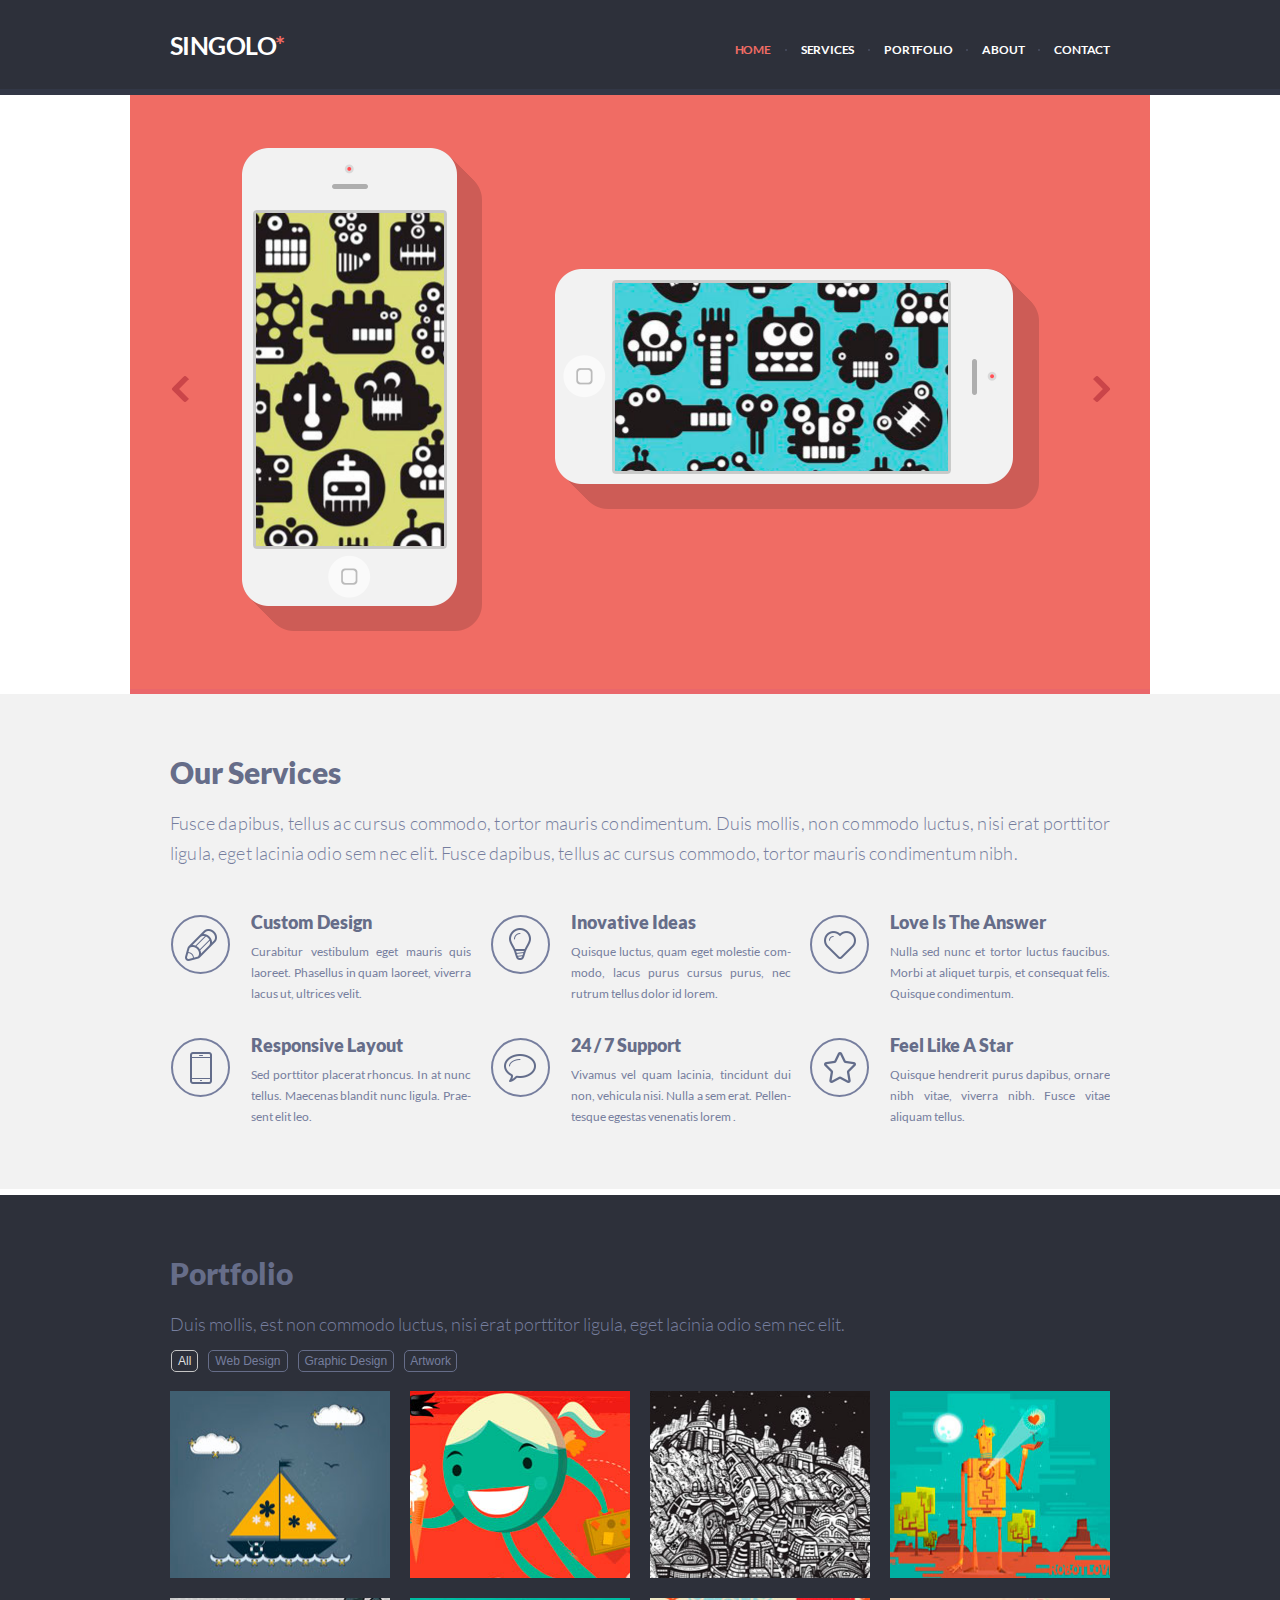
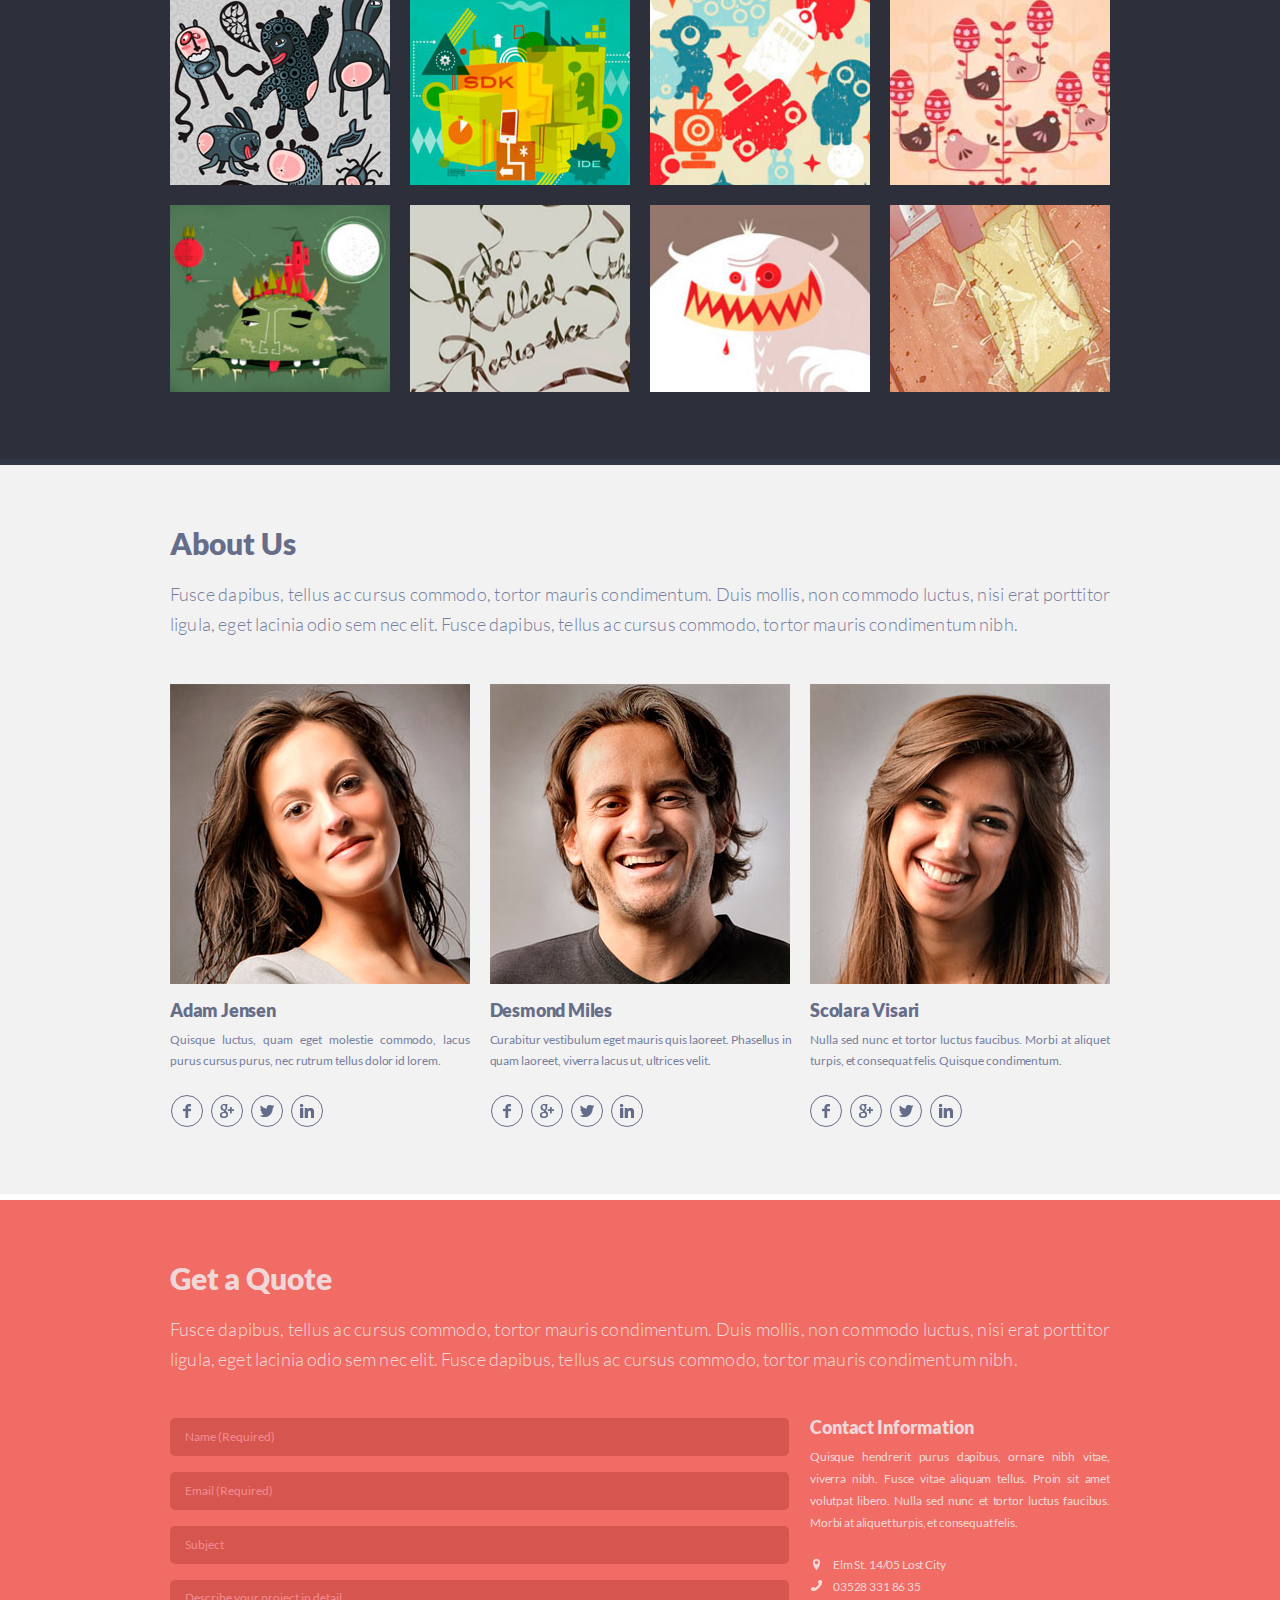
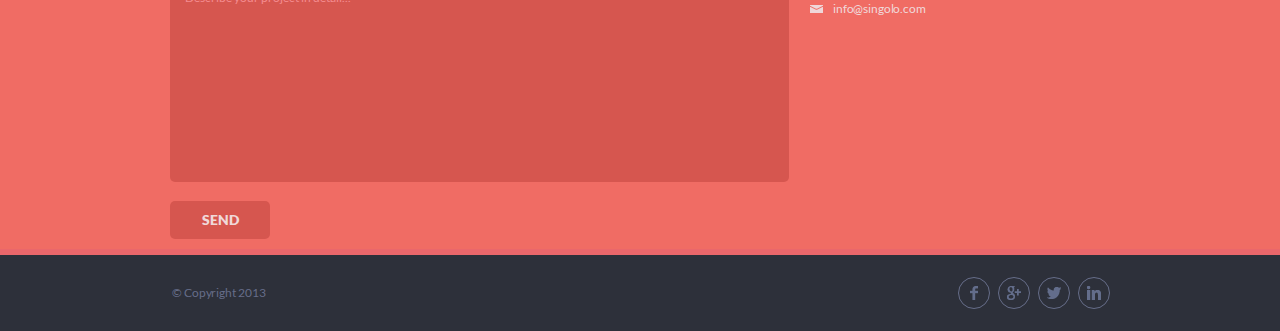
<file: index.html>
<!DOCTYPE html>
<html lang="en">
<head>
  <meta charset="UTF-8">
  <meta name="viewport" content="width=device-width, initial-scale=1.0">
  <title>Singolo</title>
  <link rel="stylesheet" href="./style.css">
</head>
<body>
  <header>
    <div class="wrapper header__inner">
      <h1 class="logo"><a href="#">Singolo<span class="logo-star">*</span></a></h1>
      <div class="header__hamburger">
        <span></span>
      </div>
      <nav class="header__menu">
        <ul class="navigation">
          <li><a class="navigation__link navigation__link_active" href="#home">Home</a></li>
          <li><a class="navigation__link" href="#services">Services</a></li>
          <li><a class="navigation__link" href="#portfolio">Portfolio</a></li>
          <li><a class="navigation__link" href="#about-us">About</a></li>
          <li><a class="navigation__link" href="#feedback">Contact</a></li>
        </ul>
      </nav>
    </div>
  </header>
  <main>
    <section class="slider" id="home">
      <div class="carousel" id="carousel">
        <div class="carousel__slides">
          <div class="carousel__slide">
            <div class="carousel__slide-1">
              <div class="vertical-phone" id="vertical-phone">
                <img src="./assets/images/vertical-phone.png" alt="vertical-phone">
                <div class="vertical-phone__display">
                  <div class="vertical-phone__display-image"></div>
                </div>
                <div class="phone__button vertical-phone__button"></div>
              </div>
              <div class="horizontal-phone" id="horizontal-phone">
                <img src="./assets/images/horizontal-phone.png" alt="horizontal-phone">
                <div class="horizontal-phone__display">
                  <div class="horizontal-phone__display-image"></div>
                </div>
                <div class="phone__button horizontal-phone__button"></div>
              </div>
            </div>
          </div>
          <div class="carousel__slide carousel__slide-2">
            <img src="./assets/images/Slide-2.jpg" alt="slide-2">
          </div>
        </div>
        <div class="carousel__controls">
          <button class="carousel__controls__button button-prev"></button>
          <button class="carousel__controls__button button-next"></button>
        </div>
      </div>
    </section>
    <section class="services" id="services">
      <div class="wrapper">
        <h2 class="section__title services__title">Our Services</h2>
        <p class="section__description services__description">
          Fusce dapibus, tellus ac cursus commodo, tortor mauris condimentum. 
          Duis mollis, non commodo luctus, nisi erat porttitor ligula, eget lacinia odio sem nec elit. 
          Fusce dapibus, tellus ac cursus commodo, tortor mauris condimentum nibh.
        </p>
        <div class="services__items">
          <div class="services__item">
            <div class="services__item--icon icon-pen"></div>
            <div class="services__item--info">
              <h3 class="services__item--info__title">
                Custom Design
              </h3>
              <div class="services__item--info__text">
                Curabitur vestibulum eget mauris quis laoreet. 
                Phasellus in quam laoreet, viverra lacus ut, 
                ultrices velit.
              </div>
            </div>
          </div>
          <div class="services__item">
            <div class="services__item--icon icon-bulb"></div>
            <div class="services__item--info">
              <div class="services__item--info__title">
                Inovative Ideas
              </div>
              <div class="services__item--info__text">
                Quisque luctus, quam eget molestie com-<wbr>modo, lacus purus cursus purus, nec rutrum tellus dolor id lorem.
              </div>
            </div>
          </div>
          <div class="services__item">
            <div class="services__item--icon icon-heart"></div>
            <div class="services__item--info">
              <div class="services__item--info__title">
                Love Is The Answer
              </div>
              <div class="services__item--info__text">
                Nulla sed nunc et tortor luctus faucibus. Morbi at aliquet turpis, et consequat felis. Quisque condimentum.
              </div>
            </div>
          </div>
          <div class="services__item">
            <div class="services__item--icon icon-phone"></div>
            <div class="services__item--info">
              <div class="services__item--info__title">
                Responsive Layout
              </div>
              <div class="services__item--info__text">
                Sed porttitor placerat rhoncus. In at nunc tellus. Maecenas blandit nunc ligula. Prae-<wbr>sent elit leo.
              </div>
            </div>
          </div>
          <div class="services__item">
            <div class="services__item--icon icon-bubble"></div>
            <div class="services__item--info">
              <div class="services__item--info__title">
                24 / 7 Support
              </div>
              <div class="services__item--info__text">
                Vivamus vel quam lacinia, tincidunt dui non, vehicula nisi. Nulla a sem erat. Pellen-<wbr>tesque egestas venenatis lorem .
              </div>
            </div>
          </div>
          <div class="services__item">
            <div class="services__item--icon icon-star"></div>
            <div class="services__item--info">
              <div class="services__item--info__title">
                Feel Like A Star
              </div>
              <div class="services__item--info__text">
                Quisque hendrerit purus dapibus, ornare nibh vitae, viverra nibh. Fusce vitae aliquam tellus.
              </div>
            </div>
          </div>
        </div>
      </div>
    </section>
    <section class="portfolio" id="portfolio">
      <div class="wrapper">
        <h2 class="section__title portfolio__title">Portfolio</h2>
        <p class="section__description portfolio__description">
          Duis mollis, est non commodo luctus, nisi erat porttitor ligula, eget lacinia odio sem nec elit.
        </p>
        <div class="portfolio-controls">
          <button class="portfolio-controls__button button-all portfolio-controls__button_active" disabled>All</button>
          <button class="portfolio-controls__button button-web">Web Design</button>
          <button class="portfolio-controls__button button-graphic">Graphic Design</button>
          <button class="portfolio-controls__button button-art">Artwork</button>
        </div>
        <ul class="portfolio__list" id="portfolio__list">
          <li class="portfolio__preview img1"><div class="preview preview-1"></div></li>
          <li class="portfolio__preview img2"><div class="preview preview-2"></div></li>
          <li class="portfolio__preview img3"><div class="preview preview-3"></div></li>
          <li class="portfolio__preview img4"><div class="preview preview-4"></div></li>
          <li class="portfolio__preview img5"><div class="preview preview-5"></div></li>
          <li class="portfolio__preview img6"><div class="preview preview-6"></div></li>
          <li class="portfolio__preview img7"><div class="preview preview-7"></div></li>
          <li class="portfolio__preview img8"><div class="preview preview-8"></div></li>
          <li class="portfolio__preview img9"><div class="preview preview-9"></div></li>
          <li class="portfolio__preview img10"><div class="preview preview-10"></div></li>
          <li class="portfolio__preview img11"><div class="preview preview-11"></div></li>
          <li class="portfolio__preview img12"><div class="preview preview-12"></div></li>
        </ul>
      </div>
    </section>
    <section class="about-us" id="about-us">
      <div class="wrapper">
        <h2 class="section__title about-us__title">About Us</h2>
        <p class="section__description about-us__description">Fusce dapibus, tellus ac cursus commodo, tortor mauris condimentum. Duis mollis, non commodo luctus, nisi erat porttitor ligula, eget lacinia odio sem nec elit. Fusce dapibus, tellus ac cursus commodo, tortor mauris condimentum nibh.</p>
        <div class="about-us__members-list">
          <div class="about-us__member">
            <div class="member__photo"><div class="photo photo-1"></div></div>
            <div class="member__name">Adam Jensen</div>
            <div class="member__text">Quisque luctus, quam eget molestie commodo, lacus purus cursus purus, nec rutrum tellus dolor id lorem.</div>
            <ul class="social member__social1">
              <li class="social__icon social__icon-fb"><a href="#"></a></li>
              <li class="social__icon social__icon-google"><a href="#"></a></li>
              <li class="social__icon social__icon-twitter"><a href="#"></a></li>
              <li class="social__icon social__icon-linkedin"><a href="#"></a></li>
            </ul>
          </div>
          <div class="about-us__member">
            <div class="member__photo"><div class="photo photo-2"></div></div>
            <div class="member__name">Desmond Miles</div>
            <div class="member__text">Curabitur vestibulum eget mauris quis laoreet. Phasellus in quam laoreet, viverra lacus ut, ultrices velit.</div>
            <ul class="social member__social2">
              <li class="social__icon social__icon-fb"><a href="#"></a></li>
              <li class="social__icon social__icon-google"><a href="#"></a></li>
              <li class="social__icon social__icon-twitter"><a href="#"></a></li>
              <li class="social__icon social__icon-linkedin"><a href="#"></a></li>
            </ul>
          </div>
          <div class="about-us__member">
            <div class="member__photo"><div class="photo photo-3"></div></div>
            <div class="member__name">Scolara Visari</div>
            <div class="member__text">Nulla sed nunc et tortor luctus faucibus. Morbi at aliquet turpis, et consequat felis. Quisque condimentum.</div>
            <ul class="social member__social3">
              <li class="social__icon social__icon-fb"><a href="#"></a></li>
              <li class="social__icon social__icon-google"><a href="#"></a></li>
              <li class="social__icon social__icon-twitter"><a href="#"></a></li>
              <li class="social__icon social__icon-linkedin"><a href="#"></a></li>
            </ul>
          </div>
        </div>
      </div>
    </section>
    <section class="feedback" id="feedback">
      <div class="wrapper feedback__inner">
        <h2 class="section__title feedback__title">Get a Quote</h2>
        <p class="section__description feedback__description">
          Fusce dapibus, tellus ac cursus commodo, 
          tortor mauris condimentum. Duis mollis, 
          non commodo luctus, nisi erat porttitor ligula, 
          eget lacinia odio sem nec elit. Fusce dapibus, 
          tellus ac cursus commodo, tortor mauris condimentum 
          nibh.
        </p>
        <div class="feedback__field">
          <form class="feedback-form" id="feedback-form" action="#" method="POST">
            <label for="name">
              <input type="text" id="name" name="name" form="feedback-form" pattern="^[a-zA-ZА-Яа-яЁё\s]+$" minlength="2" maxlength="20" placeholder="Name (Required)" required>
            </label>
            <label for="email">
              <input type="email" id="email" name="email" form="feedback-form" placeholder="Email (Required)" required>
            </label>
            <label for="subject">
              <input type="text" id="subject" name="subject" form="feedback-form" placeholder="Subject">
            </label>
            <label class="message" for="message">
              <textarea id="message" name="message" form="feedback-form" maxlength="1000" placeholder="Describe your project in detail..."></textarea>
            </label>
            <input id="submit-btn" class="submit-btn" type="submit" form="feedback-form" value="Send">
          </form>
          <div class="feedback__contact-info">
            <h3>Contact Information</h3>
            <p class="feedback__text">
              Quisque hendrerit purus dapibus, ornare nibh vitae, viverra nibh.
              Fusce vitae aliquam tellus. Proin sit amet volutpat libero. Nulla sed
              nunc et tortor luctus faucibus. Morbi at aliquet turpis, et consequat felis.
            </p>
            <ul class="contacts">
              <li class="contacts__item">
                <a class="contacts__link" href="#">
                  <span class="contacts__icon-container icon-location">
                    <img src="./assets/images/location.png" alt="location" width="7" height="11">
                  </span>
                  <p class="contacts__content">Elm St. 14/05 Lost City</p>
                </a>
              </li>
              <li class="contacts__item">
                <a class="contacts__link" href="tel:035283318635">
                  <span class="contacts__icon-container icon-contact-phone">
                    <img class="contact-phone-icon" src="./assets/images/contact-phone.png" alt="phone" width="11" height="11">
                  </span>
                  <p class="contacts__content">03528 331 86 35</p>
                </a>
              </li>
              <li class="contacts__item">
                <a class="contacts__link" href="mailto:info@singolo.com">
                  <span class="contacts__icon-container icon-contact-mail">
                    <img src="./assets/images/mail.png" alt="mail" width="13" height="8">
                  </span>
                  <p class="contacts__content">info@singolo.com</p>
                </a>
              </li>
            </ul>
          </div>
        </div>
      </div>
    </section>
    <div class="modal hidden" id="modal">
      <div class="modal__message" id="modal__message">
        <button class="close-btn" id="close-btn">OK</button>
      </div>
    </div>
  </main>
  <footer>
    <div class="wrapper footer__inner">
      <p class="copyright">
        &copy; Copyright 2013
      </p>
      <ul class="social footer-social">
        <li class="social__icon social__icon-fb"><a class="social__link" href="#"></a></li>
        <li class="social__icon social__icon-google"><a class="social__link" href="#"></a></li>
        <li class="social__icon social__icon-twitter"><a class="social__link" href="#"></a></li>
        <li class="social__icon social__icon-linkedin"><a class="social__link" href="#"></a></li>
      </ul>
    </div>
  </footer>
  <script src="./script.js"></script>
</body>
</html>
</file>
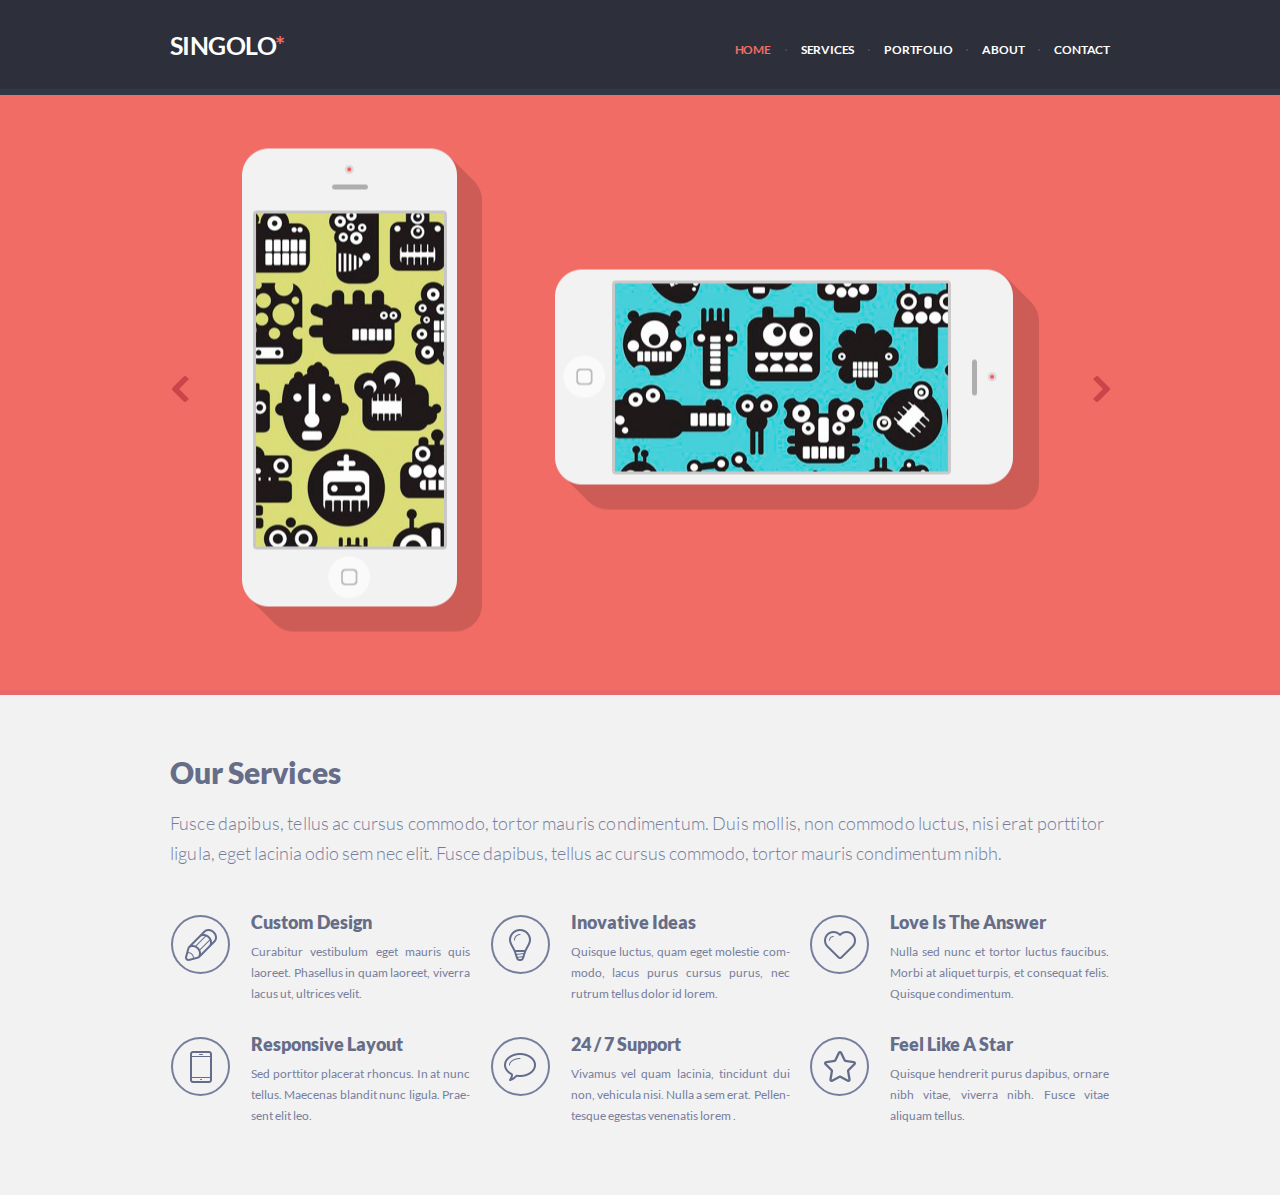
<file: singolo1.html>
<!DOCTYPE html>
<html lang="en">
<head>
  <meta charset="UTF-8">
  <meta name="viewport" content="width=device-width, initial-scale=1.0">
  <title>Singolo</title>
  <link rel="stylesheet" href="./singolo1.css">
</head>
<body>
  <header>
    <div class="header__inner">
      <h1 class="logo"><a href="#">Singolo<span class="logo-star">*</span></a></h1>
      <nav>
        <ul class="navigation">
          <li><a class="navigation-link navigation-link_active" href="#">Home</a></li>
          <li><a class="navigation-link" href="#services">Services</a></li>
          <li><a class="navigation-link" href="#portfolio">Portfolio</a></li>
          <li><a class="navigation-link" href="#about">About</a></li>
          <li><a class="navigation-link" href="#contact">Contact</a></li>
        </ul>
      </nav>
    </div>
  </header>
  <main>
    <div class="slider">
      <div class="slider__inner">
        <button class="slider__button slider__button-prev"></button>
        <div class="slider__slide slider__slide-1"></div>
        <button class="slider__button slider__button-next"></button>
      </div>
    </div>
    <div class="services" id="services">
      <div class="services__inner">
        <h2>Our Services</h2>
        <p>
          Fusce dapibus, tellus ac cursus commodo, tortor mauris condimentum. 
          Duis mollis, non commodo luctus, nisi erat porttitor ligula, <span class="services__another-letterspacing">eget lacinia odio sem nec elit. 
          Fusce dapibus, tellus ac cursus commodo, tortor mauris condimentum nibh.</span>
        </p>
        <div class="services__items">
          <div class="services__item">
            <div class="services__item--icon"><img src="./assets/images/pen.png" alt="pen" width="32" height="32"></div>
            <div class="services__item--info">
              <h3 class="services__item--info__title">
                Custom Design
              </h3>
              <div class="services__item--info__text">
                Curabitur vestibulum eget mauris quis laoreet. 
                Phasellus in quam laoreet, viverra lacus ut, 
                ultrices velit.
              </div>
            </div>
          </div>
          <div class="services__item">
            <div class="services__item--icon"><img src="./assets/images/bulb.png" alt="bulb" width="22" height="32"></div>
            <div class="services__item--info">
              <div class="services__item--info__title">
                Inovative Ideas
              </div>
              <div class="services__item--info__text">
                Quisque luctus, quam eget molestie com-<wbr>modo, lacus purus cursus purus, nec rutrum tellus dolor id lorem.
              </div>
            </div>
          </div>
          <div class="services__item">
            <div class="services__item--icon"><img src="./assets/images/heart.png" alt="heart" width="32" height="28"></div>
            <div class="services__item--info">
              <div class="services__item--info__title">
                Love Is The Answer
              </div>
              <div class="services__item--info__text">
                Nulla sed nunc et tortor luctus faucibus. Morbi at aliquet turpis, et consequat felis. Quisque condimentum.
              </div>
            </div>
          </div>
          <div class="services__item">
            <div class="services__item--icon"><img src="./assets/images/phone.png" alt="phone" width="22" height="32"></div>
            <div class="services__item--info">
              <div class="services__item--info__title">
                Responsive Layout
              </div>
              <div class="services__item--info__text">
                Sed porttitor placerat rhoncus. In at nunc tellus. Maecenas blandit nunc ligula. Prae-<wbr>sent elit leo.
              </div>
            </div>
          </div>
          <div class="services__item">
            <div class="services__item--icon"><img src="./assets/images/bubble.png" alt="bubble" width="32" height="28"></div>
            <div class="services__item--info">
              <div class="services__item--info__title">
                24 / 7 Support
              </div>
              <div class="services__item--info__text">
                Vivamus vel quam lacinia, tincidunt dui non, vehicula nisi. Nulla a sem erat. Pellen-<wbr>tesque egestas venenatis lorem .
              </div>
            </div>
          </div>
          <div class="services__item">
            <div class="services__item--icon"><img src="./assets/images/star.png" alt="star" width="32" height="31"></div>
            <div class="services__item--info">
              <div class="services__item--info__title">
                Feel Like A Star
              </div>
              <div class="services__item--info__text">
                Quisque hendrerit purus dapibus, ornare nibh vitae, viverra nibh. Fusce vitae aliquam tellus.
              </div>
            </div>
          </div>
        </div>
      </div>
    </div>
  </main>
  
</body>
</html>
</file>
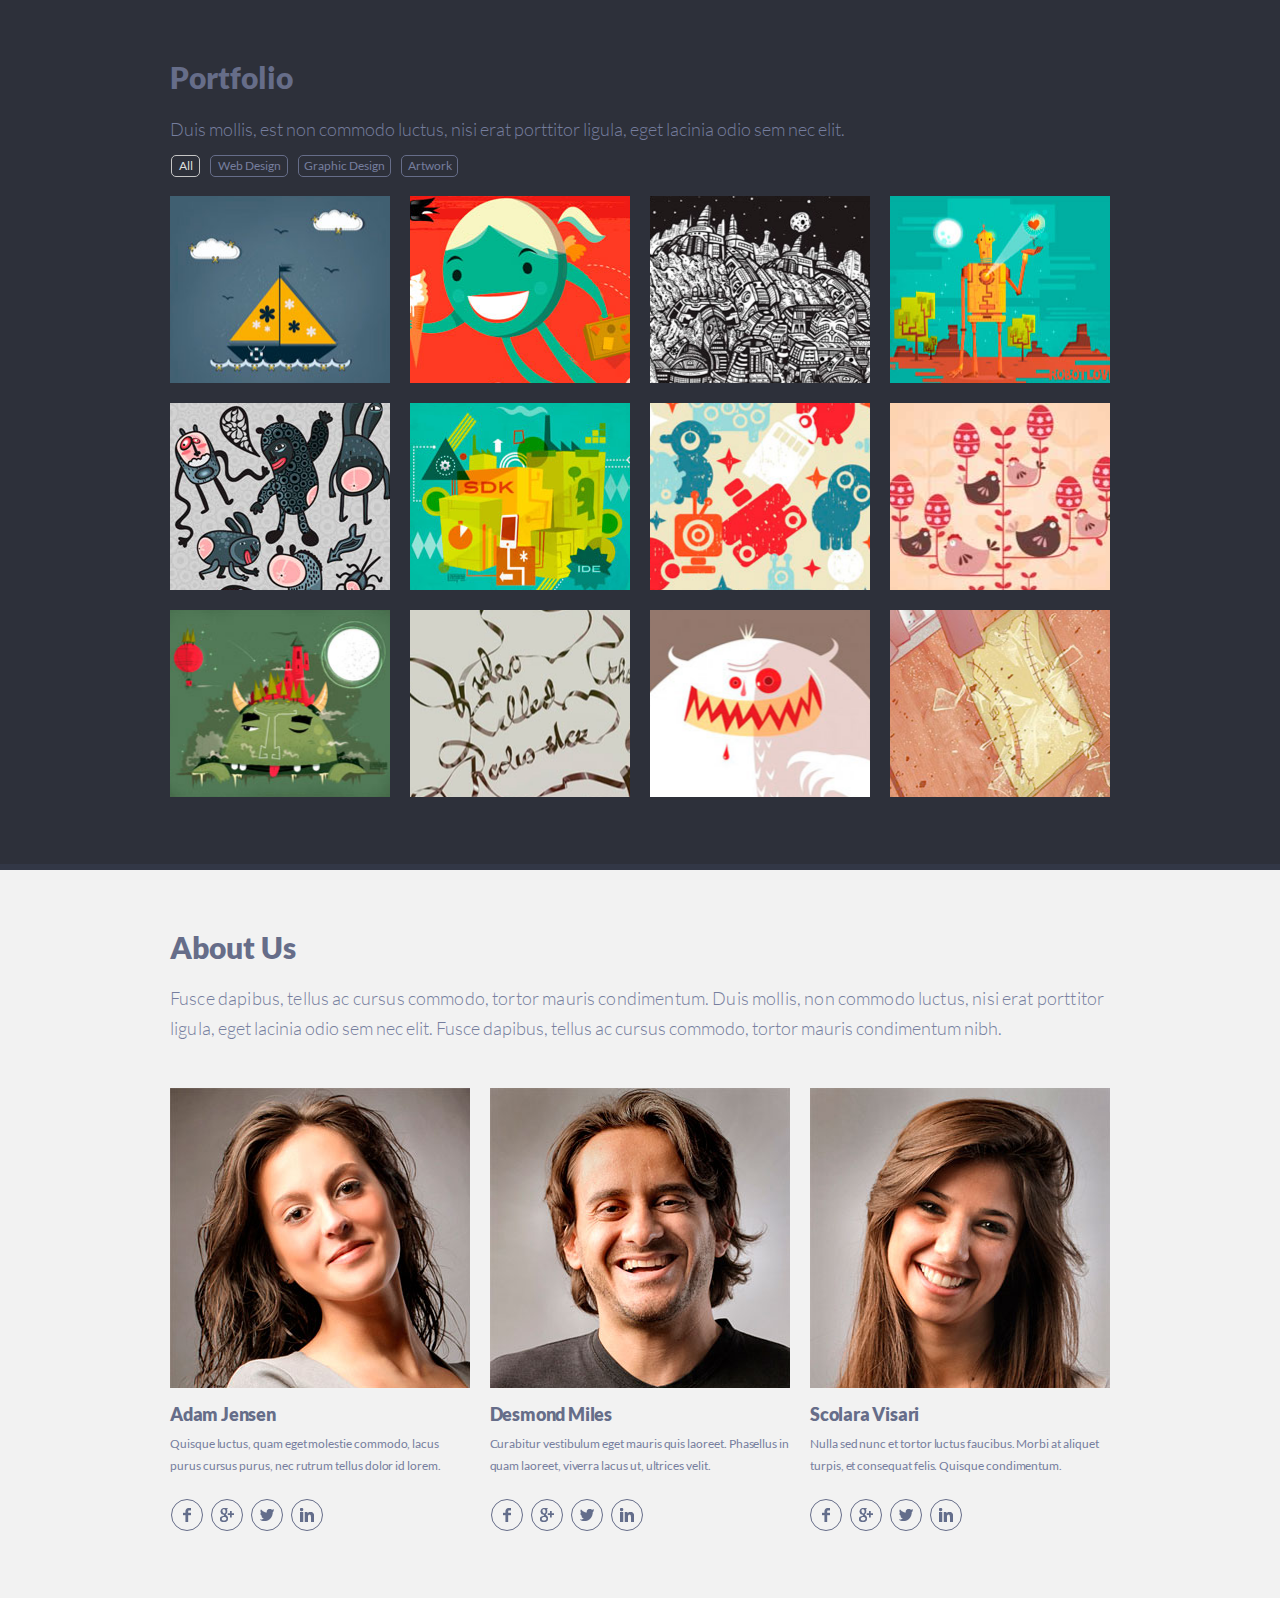
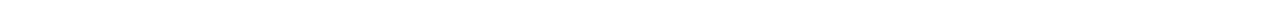
<file: singolo2.html>
<!DOCTYPE html>
<html lang="en">
<head>
  <meta charset="UTF-8">
  <meta name="viewport" content="width=device-width, initial-scale=1.0">
  <title>Singolo2</title>
  <link rel="stylesheet" href="./singolo2.css">
</head>
<body>
  <main>
    <div class="portfolio" id="portfolio">
      <div class="portfolio__inner">
        <h2>Portfolio</h2>
        <div class="portfolio__list">
          <p class="portfolio__list--info">
            Duis mollis, est non commodo luctus,
            nisi erat porttitor ligula,
            eget lacinia odio sem nec elit.
          </p>
          <div class="portfolio__list--control">
            <button class="portfolio__list--button button-all portfolio__list--button-active">All</button>
            <button class="portfolio__list--button button-web">Web Design</button>
            <button class="portfolio__list--button button-graphic">Graphic Design</button>
            <button class="portfolio__list--button button-art">Artwork</button>
          </div>
          <ul class="portfolio__list-container">
            <li class="portfolio__preview"><div class="preview-1"></div></li>
            <li class="portfolio__preview"><div class="preview-2"></div></li>
            <li class="portfolio__preview"><div class="preview-3"></div></li>
            <li class="portfolio__preview"><div class="preview-4"></div></li>
            <li class="portfolio__preview"><div class="preview-5"></div></li>
            <li class="portfolio__preview"><div class="preview-6"></div></li>
            <li class="portfolio__preview"><div class="preview-7"></div></li>
            <li class="portfolio__preview"><div class="preview-8"></div></li>
            <li class="portfolio__preview"><div class="preview-9"></div></li>
            <li class="portfolio__preview"><div class="preview-10"></div></li>
            <li class="portfolio__preview"><div class="preview-11"></div></li>
            <li class="portfolio__preview"><div class="preview-12"></div></li>
          </ul>
        </div>
      </div>
    </div>
    <div class="about-us">
      <div class="about-us__inner">
        <h2>About Us</h2>
        <p class="about-us__info">Fusce dapibus, tellus ac cursus commodo, tortor mauris condimentum. Duis mollis, non commodo luctus, nisi erat porttitor ligula, <span class="about-us__another-letterspacing">eget lacinia odio sem nec elit. Fusce dapibus, tellus ac cursus commodo, tortor mauris condimentum nibh.</span></p>
        <div class="about-us__members">
          <div class="about-us__member">
            <div class="member__photo"><div class="photo-1"></div></div>
            <div class="member__name">Adam Jensen</div>
            <div class="member__text">Quisque luctus, quam eget molestie commodo, lacus purus cursus purus, nec rutrum tellus dolor id lorem.</div>
            <ul class="member__social member__social1">
              <li class="social__icon social__icon-fb"><img src="./assets/images/facebook.png" alt="facebook" width="8" height="14"></li>
              <li class="social__icon social__icon-google"><img src="./assets/images/google+.png" alt="google+" width="14" height="14"></li>
              <li class="social__icon social__icon-twitter"><img src="./assets/images/twitter.png" alt="twitter" width="14" height="12"></li>
              <li class="social__icon social__icon-linkedin"><img src="./assets/images/linkedin.png" alt="linkedin" width="14" height="14"></li>
            </ul>
          </div>
          <div class="about-us__member">
            <div class="member__photo"><div class="photo-2"></div></div>
            <div class="member__name">Desmond Miles</div>
            <div class="member__text">Curabitur vestibulum eget mauris quis laoreet. Phasellus in quam laoreet, viverra lacus ut, ultrices velit.</div>
            <ul class="member__social member__social2">
              <li class="social__icon social__icon-fb"><img src="./assets/images/facebook.png" alt="facebook" width="8" height="14"></li>
              <li class="social__icon social__icon-google"><img src="./assets/images/google+.png" alt="google+" width="14 height="14"></li>
              <li class="social__icon social__icon-twitter"><img src="./assets/images/twitter.png" alt="twitter" width="14" height="12"></li>
              <li class="social__icon social__icon-linkedin"><img src="./assets/images/linkedin.png" alt="linkedin" width="14" height="14"></li>
            </ul>
          </div>
          <div class="about-us__member">
            <div class="member__photo"><div class="photo-3"></div></div>
            <div class="member__name">Scolara Visari</div>
            <div class="member__text">Nulla sed nunc et tortor luctus faucibus. Morbi at aliquet turpis, et consequat felis. Quisque condimentum.</div>
            <ul class="member__social member__social3">
              <li class="social__icon social__icon-fb"><img src="./assets/images/facebook.png" alt="facebook" width="8" height="14"></li>
              <li class="social__icon social__icon-google"><img src="./assets/images/google+.png" alt="google+" width="14" height="14"></li>
              <li class="social__icon social__icon-twitter"><img src="./assets/images/twitter.png" alt="twitter" width="14" height="12"></li>
              <li class="social__icon social__icon-linkedin"><img src="./assets/images/linkedin.png" alt="linkedin" width="14" height="14"></li>
            </ul>
          </div>
        </div>
      </div>
    </div>
  </main>
</body>
</html>
</file>
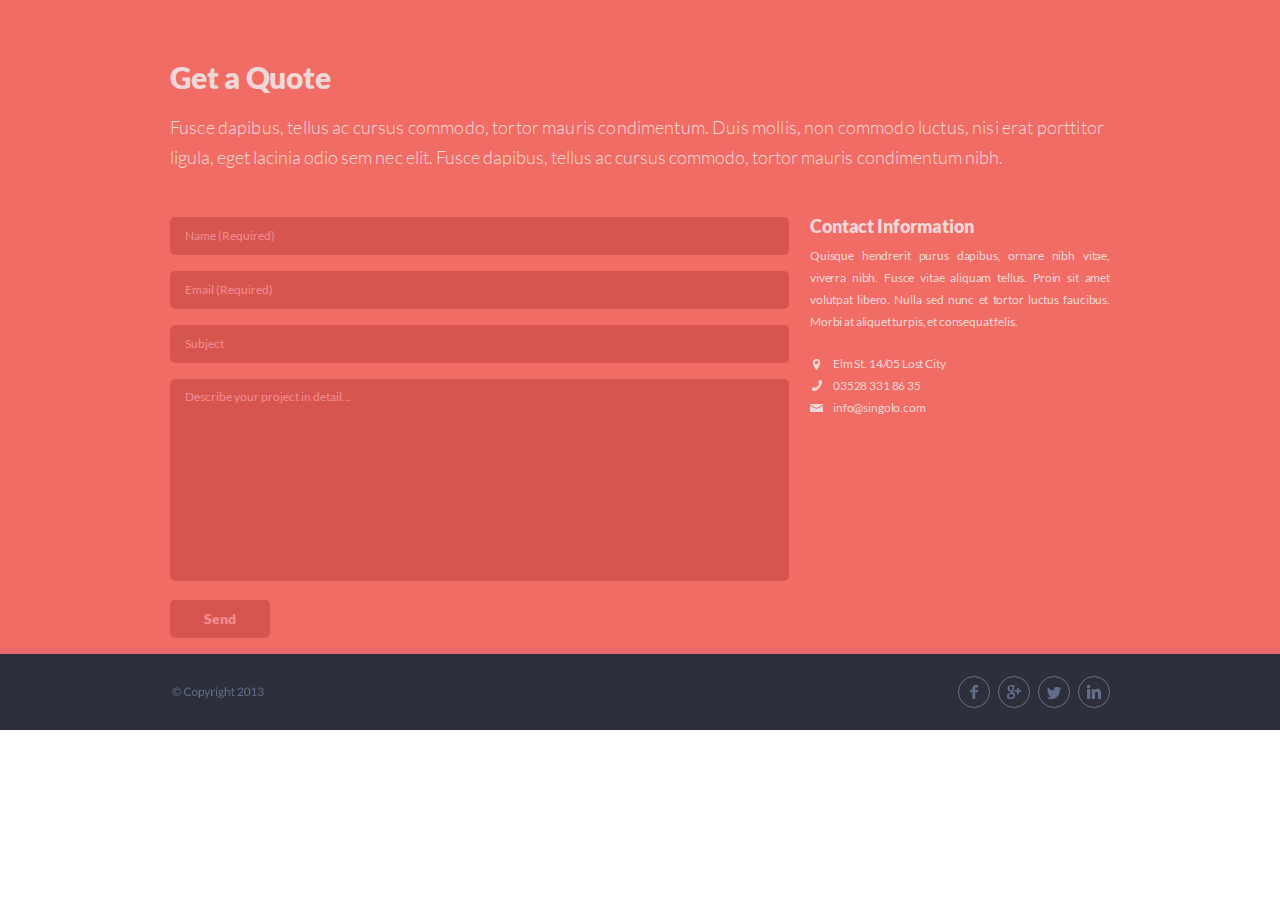
<file: singolo3.html>
<!DOCTYPE html>
<html lang="en">
<head>
  <meta charset="UTF-8">
  <meta name="viewport" content="width=device-width, initial-scale=1.0">
  <title>Singolo3</title>
  <link rel="stylesheet" href="./singolo3.css">
</head>
<body>
  <main>
    <div class="feedback">
      <div class="feedback__inner">
        <h2>Get a Quote</h2>
        <p class="feedback__description">
          Fusce dapibus, tellus ac cursus commodo, 
          tortor mauris condimentum. Duis mollis, 
          non commodo luctus, nisi erat porttitor <span>ligula, 
          eget lacinia odio sem nec elit. Fusce dapibus, 
          tellus ac cursus commodo, tortor mauris condimentum 
          nibh.</span>
        </p>
        <div class="feedback__field">
          <form id="feedback-form" action="" method="GET">
            <label for="name">
              <input type="text" id="name" name="name" form="feedback-form" pattern="[a-zA-Z]+" minlength="4" maxlength="10" placeholder="Name (Required)" required>
            </label>
            <label for="email">
              <input type="email" id="email" name="email" form="feedback-form" placeholder="Email (Required)" required>
            </label>
            <label for="subject">
              <input type="text" id="subject" name="subject" form="feedback-form" placeholder="Subject">
            </label>
            <label class="message" for="message">
              <textarea type="text" id="message" name="message" form="feedback-form" placeholder="Describe your project in detail..."></textarea>
            </label>
            <input class="submit-btn" type="submit" form="feedback-form" value="Send">
          </form>
          <div class="feedback__contact-info">
            <h3>Contact Information</h3>
            <p class="feedback__text">
              Quisque hendrerit purus dapibus, ornare nibh vitae, viverra nibh. 
              Fusce vitae aliquam tellus. Proin sit amet volutpat libero. Nulla sed 
              nunc et tortor luctus faucibus. Morbi at aliquet turpis, et consequat felis. 
            </p>
            <ul>
              <li>
                <a class="contact__icon-container">
                  <img src="./assets/images/location.png" alt="location" width="7" height="11">
                </a>
                <p class="contact-content">Elm St. 14/05 Lost City</p>
              </li>
              <li>
                <a class="contact__icon-container" href="tel:035283318635">
                  <img class="contact-phone-icon" src="./assets/images/contact-phone.png" alt="phone" width="11" height="13">
                </a>
                <p class="contact-content">03528 331 86 35</p>
              </li>
              <li>
                <a class="contact__icon-container" href="mailto:info@singolo.com">
                  <img src="./assets/images/mail.png" alt="mail" width="13" height="8">
                </a>
                <p class="contact-content">info@singolo.com</p>
              </li>
            </ul>
          </div>
        </div>
      </div>
    </div>
  </main>
  <footer>
    <div class="footer__inner">
      <div class="copyright">
        <img src="./assets/images/Copyright.png" alt="copyright">
      </div>
      <ul class="social-media">
        <li class="social__icon"><a href="#"><img src="./assets/images/facebook.png" alt="facebook" width="8" height="14"></a></li>
        <li class="social__icon"><a href="#"><img src="./assets/images/google+.png" alt="google+" width="14" height="14"></a></li>
        <li class="social__icon"><a href="#"><img src="./assets/images/twitter.png" alt="twitter" width="14" height="12"></a></li>
        <li class="social__icon"><a href="#"><img src="./assets/images/linkedin.png" alt="linkedin" width="14" height="14"></a></li>
      </ul>
    </div>
  </footer>
</body>
</html>
</file>
<file: style.css>
@import './fonts.css';

* {
  margin: 0;
  padding: 0;
  box-sizing: border-box;
}

html {
  font-family: "Lato", sans-serif;
  scroll-behavior: smooth;
}

.wrapper {
  width: 940px;
  margin: 0 auto;
}

header {
  width: 100%;
  height: 95px;
  margin: 0 auto;
  position: fixed;
  top: 0;
  z-index: 999;
  font-weight: 700;
  line-height: 6px;
  text-transform: uppercase;
  background-color: #2d303a;
  border-bottom: 6px solid #323746;
}

header a {
  text-decoration: none;
  color: #ffffff;
}

.header__inner {
  display: flex;
  justify-content: space-between;
  align-items: center;
  height: 100%;
}

.header__hamburger {
  display: none;
}

.logo {
  font-size: 25px;
  letter-spacing: -0.55px;
}

.logo-star {
  color: #f06c64;
}

.navigation {
  display: flex;
  flex-direction: row;
  justify-content: flex-end;
  height: 100%;
  padding-top: 10px;
  font-size: 12px;
  letter-spacing: -0.2px;
  list-style: none;
  text-transform: uppercase;
}

.navigation li {
  position: relative;
}

.navigation li:not(:last-child) {
  margin-right: 30px;
}

.navigation li:not(:first-child)::before {
  position: absolute;
  bottom: 2px;
  left: -16px;
  width: 2px;
  height: 2px;
  content: '';
  background: #494e62;
  border-radius: 50%;
}

.navigation__link {
  transition: color 150ms ease-in-out;
}

.navigation__link_active {
  color: #f06c64;
}

main {
  margin-top: 95px;
}

.slider {
  max-width: 1020px;
  margin: 0 auto;
}

.carousel {
  width: 100%;
  height: 100%;
  position: relative;
  display: flex;
  justify-content: flex-start;
  overflow: hidden;
}

.carousel__controls__button {
  background-color: inherit;
  outline: none;
  position: absolute;
  top: 284px;
  z-index: 2;
  border-bottom: 6px solid #ca4549;
  border-right: 6px solid #ca4549;
  border-left: none;
  border-top: none;
  border-radius: 3px;
  cursor: pointer;
  transition: border 150ms ease-in-out;
}

.button-prev {
  left: 45px;
  width: 20px;
  height: 20px;
  transform: rotate(135deg);
}

.button-next {
  right: 43px;
  width: 20px;
  height: 20px;
  transform: rotate(-45deg);
}

.carousel__slides {
  display: flex;
  height: 100%;
  width: 200%;
  flex-shrink: 0;
  transition: all 0.5s;
}

.carousel__slide {
  flex-basis: 50%;
  flex-shrink: 0;
  display: flex;
  flex-grow: 1;
}

.carousel__slide-1 {
  width: 100%;
  height: 100%;
  position: relative;
  z-index: 2;
  background: #f06c64;
  border-bottom: 5px solid #ea676b;
}

.carousel__slide-2 {
  width: 100%;
  height: 100%;
  background: #648BF0;
  border-bottom: 5px solid #148BF0;
}

.vertical-phone {
  position: absolute;
  top: 53px;
  left: 112px;
  z-index: 1;
}

.vertical-phone__display {
  width: 188px;
  height: 333px;
  position: absolute;
  top: 65px;
  left: 14px;
  z-index: 2;
}

.display-off {
  display: none;
}

.vertical-phone__display-image {
  height: 100%;
  width: 100%;
  background-image: url("./assets/images/vertical-phone-image.jpg");
  background-repeat: no-repeat;
  background-position: 3.5% 54.5%;
}

.phone__button {
  width: 42px;
  height: 42px;
  border: 4px solid #f06c64;
  border-radius: 50%;
  position: absolute;
  opacity: 0;
  z-index: 5;
}

.vertical-phone__button {
  bottom: 36px;
  left: 86px;
}

.horizontal-phone__button {
  top: 86px;
  left: 8px;
}

.horizontal-phone {
  position: absolute;
  top: 174px;
  right: 111px;
  z-index: 1;
}

.horizontal-phone__display {
  width: 333px;
  height: 188px;
  position: absolute;
  right: 91px;
  top: 14px;
  z-index: 2;
}

.horizontal-phone__display-image {
  height: 100%;
  width: 100%;
  background-image: url("./assets/images/horizontal-phone-image.jpg");
  background-repeat: no-repeat;
  background-position: 50.5% 30.3%;
}

section {
  scroll-margin-top: 68px;
}

section:not(:first-child) {
  padding-top: 69px;
}

.section__title {
  margin-bottom: 27px;
  font-size: 30px;
  font-weight: 900;
  line-height: 18px;
  text-transform: capitalize;
}

.section__description { 
  font-size: 18px;
  line-height: 30px;
  font-weight: 300;
  color: #767e9e;
  text-align: justify;
}

.services {
  padding-bottom: 61px;
  background-color: #f2f2f2;
  border-bottom: 6px solid #ffffff;
}

.services__title {
  letter-spacing: -0.2px;
  color: #666d89;
}

.services__description {
  margin-bottom: 14px;
  letter-spacing: 0.15px;
}

.services__items {
  display: flex;
  flex-direction: row;
  justify-content: space-between;
  flex-wrap: wrap;
  padding-left: 1px;
}

.services__item {
  max-width: 300px;
  flex: 0 1 33%;
  display: flex;
  justify-content: space-between;
  padding-top: 33px;
}

.services__item--icon {
  display: flex;
  justify-content: center;
  align-items: center;
  width: 59px;
  height: 59px;
  border: 2px solid #767e9e;
  border-radius: 50%;
  background-repeat: no-repeat;
  background-position: center;
}

.icon-pen {
  background-image: url("./assets/images/pen.png");
}

.icon-bulb {
  background-image: url("./assets/images/bulb.png");
  background-position: center 49%;
}

.icon-heart {
  background-image: url("./assets/images/heart.png");
}

.icon-heart {
  background-image: url("./assets/images/heart.png");
}

.icon-phone {
  background-image: url("./assets/images/phone.png");
}

.icon-bubble {
  background-image: url("./assets/images/bubble.png");
}

.icon-star {
  background-image: url("./assets/images/star.png");
}

.services__item--info {
  width: 220px;
  max-height: 90px;
  text-overflow: ellipsis;
  overflow: hidden;
}

.services__item--info__title {
  margin-bottom: 11px;
  font-size: 18px;
  font-weight: 900;
  line-height: 15px;
  color: #666d89;
}

.services__item--info__text {
  min-height: 128px;
  font-size: 12px;
  font-weight: 400;
  line-height: 21px;
  color: #767e9e;
  text-align: justify;
}

.portfolio {
  width: 100%;
  padding-bottom: 47px;
  background-color: #2d303a;
  border-bottom: 6px solid #323746;
}

.portfolio__title {
  color: #666d89;
}

.portfolio__description {
  margin-bottom: 10px;
}

.portfolio-controls {
  margin-bottom: 19px;
  padding-left: 1px;
}

.portfolio-controls__button {
  outline: none;
  padding: 0 6px;
  font-size: 12px;
  line-height: 20px;
  font-weight: 400;
  color: #767e9e;
  border-radius: 5px;
  background: inherit;
  border: 1px solid #666d89;
  transition: all 250ms ease-out;
}

.portfolio-controls__button:last-child {
  padding: 0 5px;
}

.portfolio-controls__button:not(:last-child) {
  margin-right: 7px;
}

.portfolio-controls__button:focus {
  color: #666d89;
  background-color: #c5c5c5;
  border-color: #c5c5c5;
  cursor: pointer;
  transform: scale(1.05);
}

.portfolio-controls__button_active {
  color: #dedede;
  border-color: #c5c5c5;
}

.portfolio__list {
  display: flex;
  flex-direction: row;
  justify-content: space-between;
  flex-wrap: wrap;
}

.portfolio__preview:nth-child(n+13) {
  display: none;
}

.portfolio__preview {
  margin-bottom: 20px;
  width: 220px;
  height: 187px;
  list-style-type: none;
  background-color: #464b5e;
  transition: opacity 250ms ease-in-out;
  border: none;
}

.portfolio__preview_bordered {
  outline: 5px solid #F06C64;
}

.portfolio__preview:first-child {
  border-radius: 3px;
}

.preview {
  width: 100%;
  height: 100%;
}

.preview-1 {
  background: url('./assets/images/preview-1.jpg');
  background-position: 45% 21%;
}

.preview-2 {
  background: url('./assets/images/preview-2.jpg');
  background-position: 57% 50%;
}

.preview-3 {
  background: url('./assets/images/preview-3.jpg');
  background-position: 36% 1%;
}

.preview-4 {
  background: url('./assets/images/preview-4.jpg');
  background-position: 57% 25%;
}

.preview-5 {
  background: url('./assets/images/preview-5.jpg');
  background-position: 46% 18%;
}

.preview-6 {
  background: url('./assets/images/preview-6.jpg');
  background-position: 42% 59%;
}

.preview-7 {
  background: url('./assets/images/preview-7.jpg');
  background-position: 20.6% 21%;
}

.preview-8 {
  background: url('./assets/images/preview-8.jpg');
  background-position: 42% 35%;
}

.preview-9 {
  background: url('./assets/images/preview-9.jpg');
  background-position: 48% 46%;
}

.preview-10 {
  background: url('./assets/images/preview-10.jpg');
  background-position: 55.6% 23.6%;
}

.preview-11 {
  background: url('./assets/images/preview-11.jpg');
  background-position: 74% 77.7%;
}

.preview-12 {
  background: url('./assets/images/preview-12.jpg');
  background-position: 47% 25%;
}

.about-us {
  padding-bottom: 67px;
  border-bottom: 6px solid #ffffff;
  background-color: #f2f2f2;
}

.about-us__title {
  color: #666d89;
}

.about-us__description {
  letter-spacing: 0.151px;
  margin-bottom: 45px;
}

.about-us__members-list {
  display: flex;
  flex-direction: row;
  justify-content: space-between;
  flex-wrap: wrap;
}

.about-us__member {
  width: 300px;
}

.about-us__member:nth-child(2) {
  width: 303px;
  padding-left: 1px;
}

.member__photo {
  width: 300px;
  height: 300px;
  margin-bottom: 17px;
}

.photo-1,
.photo-2,
.photo-3 {
  width: 100%;
  height: 100%;
}

.photo-1 {
  background-image: url('./assets/images/photo-1.jpg');
}

.photo-2 {
  background-image: url('./assets/images/photo-2.jpg');
}

.photo-3 {
  background-image: url('./assets/images/photo-3.jpg');
}

.member__name {
  margin-bottom: 10px;
  font-size: 18px;
  line-height: 18px;
  letter-spacing: -0.2px;
  color: #666d89;
  font-weight: 900;
  text-overflow: ellipsis;
  overflow: hidden;
  white-space: nowrap;
}

.member__text {
  font-size: 12px;
  line-height: 21px;
  color: #767e9e;
  font-weight: 400;
  letter-spacing: -0.06px;
  margin-bottom: 24px;
  text-align: justify;
}

.social {
  display: flex;
  flex-direction: row;
  list-style-type: none;
}

.member__social1 {
  padding-left: 1px;
}

.member__social2 {
  padding-left: 1px;
}

.social__icon:not(:last-child) {
  margin-right: 8px;
}

.social__icon {
  display: flex;
  justify-content: center;
  align-items: center;
  width: 32px;
  height: 32px;
  border: 1px solid #666d89;
  border-radius: 50%;
  transition: opacity 250ms ease-in-out;
  background-repeat: no-repeat;
  background-position: center;
}

.social__icon-fb {
  background-image: url("./assets/images/facebook.png");
}

.social__icon-google {
  background-image: url("./assets/images/google+.png");
}

.social__icon-twitter {
  background-image: url("./assets/images/twitter.png");
}

.social__icon-linkedin {
  background-image: url("./assets/images/linkedin.png");
}

.feedback {
  padding-bottom: 10px;
  background-color: #f06c64;
  border-bottom: 6px solid #ea676b;
  color: #f0d8d9;
}

.feedback__title {
  letter-spacing: -0.13px;
  text-transform: none;
}

.feedback__description {
  margin-bottom: 44px;
  letter-spacing: 0.15px;
  color: #f0d8d9;
}

p span {
  letter-spacing: 0.016px;
}

.feedback__field {
  display: flex;
  flex-direction: row;
  justify-content: space-between;
}

form {
  width: 620px;
}

input,
textarea {
  font-family: "Lato", sans-serif;
  width: 619px;
  padding-left: 15px;
  padding-right: 15px;
  padding-bottom: 1px;
  margin-bottom: 16px;
  font-size: 12px;
  line-height: 22px;
  font-weight: 400;
  border: none;
  border-radius: 5px;
  color: #f48c8f;
  background-color: #d6564f;
  outline: none;
  transition: all 250ms ease-in-out;
}

input {
  height: 38px;
}

textarea {
  height: 202px;
  padding-top: 7px;
  resize: none;
  overflow: auto;
}

input:focus,
textarea:focus {
  background-color: #f0d8d9;
  color: #2d303a;
}

input::placeholder,
textarea::placeholder {
  color: #f48c8f;
}

.submit-btn {
  color: #f0d8d9;
  width: 100px;
  font-size: 14px;
  font-weight: 900;
  text-transform: uppercase;
  transition: all 250ms ease-in-out;
  margin-bottom: 0px;
}

.feedback__contact-info {
  height: 175px;
  width: 300px;
}

.feedback__contact-info h3 {
  margin-bottom: 10px;
  font-size: 18px;
  line-height: 18px;
  letter-spacing: -0.11px;
  color: #f0d8d9;
  font-weight: 900;
}

.feedback__text {
  width: 300px;
  font-size: 12px;
  line-height: 22px;
  letter-spacing: -0.149px;
  text-align: justify;
  font-weight: 400;
}

.contacts {
  margin-top: 20px;
  list-style-type: none;
}

.contacts__link {
  display: flex;
  flex-direction: row;
  align-items: center;
  text-decoration: none;
  color:#f0d8d9;
  font-size: 12px;
  line-height: 22px;
  letter-spacing: -0.149px;
  text-align: justify;
  font-weight: 400;
  transition: opacity 250ms ease-in;
}

.contacts__icon-container {
  width: 13px;
  height: 13px;
  display: flex;
  justify-content: center;
  align-items: center;
  margin-right: 10px;
}

.icon-location {
  padding-bottom: 2px;
}

.icon-contact-phone {
  padding-bottom: 3px;
}

footer {
  height: 76px;
  background-color: #2d303a;
}

.footer__inner {
  width: 940px;
  height: 100%;
  margin: 0 auto;
  display: flex;
  flex-direction: row;
  justify-content: space-between;
  align-items: center;
}

.copyright {
  font-size: 12px;
  letter-spacing: -0.1px;
  color: #666d89;
  padding-left: 2px;
  padding-bottom: 2px;
}

.footer-social {
  justify-content: space-between;
}

.modal {
  position: fixed;
  z-index: 999;
  width: 100%;
  height: 100%;
  top: 0;
  left: 0;
  background: #0008;
}

.modal.hidden {
  display: none;
}

.modal__message {
  width: 500px;
  max-height: 500px;
  position: absolute;
  left: 50%;
  top: 50%;
  transform: translate(-50%, -50%);
  padding: 20px;
  background-color: #fef9f9;
  border-radius: 5px;
  text-align: center;
  word-wrap: break-word;
}

.modal h4 {
  margin-bottom: 15px;
  font-size: 18px;
}

.modal p {
  max-height: 330px;
  margin-bottom: 15px;
  text-align: justify;
  overflow: auto;
}

.close-btn {
  width: 100px;
  padding: 10px;
  border-radius: 5px;
  font-size: 14px;
  font-weight: 900;
  transition: all 250ms ease-in-out;
  background-color: #008080;
  color: #ffffff;
  border: none;
}

@media (hover: hover) {
  .navigation__link:hover {
    color: #f06c64;
    text-decoration: underline;
  }

  .carousel__controls__button:hover {
    border-right-color: #000000;
    border-bottom-color: #000000;
  }

  .phone__button:hover {
    opacity: 1;
    cursor: pointer;
  }

  .portfolio-controls__button:hover {
    color: #666d89;
    background-color: #c5c5c5;
    border-color: #c5c5c5;
    cursor: pointer;
    transform: scale(1.05);
  }

  .portfolio__preview:hover {
    cursor: pointer;
    opacity: 0.5;
  }

  .social__icon:hover {
    cursor: pointer;
    opacity: 0.5;
  }

  .submit-btn:hover {
    cursor: pointer;
    transform: scale(1.1);
  }

  .close-btn:hover {
    cursor: pointer;
    transform: scale(1.1);
  }

  input:hover,
  textarea:hover {
  background-color: #d6363f;
  }

  .contacts__link:hover {
    opacity: 0.7;
  }
}

@media (max-width: 1019px) {
  .navigation {
    padding-top: 3px;
  }

  .wrapper {
    width: 100%;
    padding: 0 40px 0 41px;
  }

  section {
    width: 100%;
  }

  .vertical-phone {
    top: 50%;
    left: 50%;
    transform: translate(-166%, -50%);
  }

  .vertical-phone img {
    width: 180px;
    height: 363px;
  }

  .vertical-phone__display {
    width: 142px;
    height: 251px;
    top: 13.3%;
    left: 6%;
  }

  .phone__button {
    width: 31px;
    height: 31px;
  }

  .vertical-phone__button {
    bottom: 28px;
    left: 65px;
  }

  .horizontal-phone {
    top: 50%;
    right: 50%;
    transform: translate(82%, -50%);
  }

  .horizontal-phone img {
    width: 364px;
    height: 180px;
  }

  .horizontal-phone__display {
    width: 251px;
    height: 142px;
    top: 10px;
    right: 68px;
  }

  .horizontal-phone__button {
    top: 35.5%;
    left: 1.7%;
  }

  .vertical-phone__display-image,
  .horizontal-phone__display-image {
    background-size: cover;
  }

  .carousel__slide-2 {
    width: 100%;
    height: 100%;
  }

  .carousel__slide-2 img {
    width: 100%;
  }

  .carousel__controls__button {
    top: 46.82%;
  }

  .button-prev {
    left: 3.7%;
  }

  .button-next {
    right: 3.63%;
  }

  section:not(:first-child) {
    padding-top: 48px;
  }

  .services {
    padding-bottom: 10px;
  }

  .services__description {
    margin-bottom: 37px;
  }

  .services__item {
    flex: 0 1 50%;
    padding-top: 0;
    margin-bottom: 56px;
  }

  .services__item:nth-child(2n) {
    margin-right: 33px;
  }

  #portfolio {
    padding-top: 67px;
    padding-bottom: 67px;
  }

  .portfolio__description {
    letter-spacing: 0.4px;
  }

  .portfolio-controls {
    margin-bottom: 30px;
  }

  .portfolio__preview {
    width: calc(33vw - 43px);
    height: calc(33vw - 76px);
    margin: 0 0 20px;
  }

  .portfolio__preview:nth-child(n+9) {
    margin: 0;
  }

  .preview {
    background-size: cover;
  }

  #about-us {
    padding-top: 61px;
  }

  .about-us__description {
    margin-bottom: 38px;
  }

  .about-us__member {
    width: calc(33vw - 40px);
  }

  .about-us__member:nth-child(2) {
    width: calc(33vw - 40px);
  }

  .member__photo {
    width: 100%;
    height: calc(33vw - 40px);
    margin-bottom: 9px;
  }

  .photo {
    background-size: cover;
    background-position: center;
  }

  .member__name {
    margin-bottom: 3px;
  }

  .member__text {
    margin-bottom: 13px;
  }

  #feedback {
    padding-top: 63px;
    padding-bottom: 41px;
  }

  .feedback__description {
    margin-bottom: 25px;
  }

  .feedback__field {
    margin-left: -2px;
  }

  form {
    width: calc(66vw - 65px);
  }

  input,
  textarea {
    width: 100%;
    margin-bottom: 12px;
    padding-left: 9px;
  }

  textarea {
    height: 159px;
    padding-top: 5px;
  }

  .submit-btn {
    width: 30%;
    padding: 0;
  }

  .feedback__contact-info {
    width: calc(33vw - 35px);
  }

  .feedback__contact-info h3 {
    margin-bottom: 3px;
  }

  .feedback__text {
    width: 100%;
  }

  .contacts {
    margin-top: 10px;
  }
}

@media (max-width: 767px) {
  header {
    max-height: 71px;
  }

  .header__inner {
    justify-content: center;
  }
  
  .logo {
    padding-top: 5px;
    margin-left: 4px;
    font-size: 19px;
    order: 2;
  }

  .logo__menu {
    z-index: 50;
    position: absolute;
    font-size: 20px;
    top: 25px;
    left: 67px;
  }

  .header__menu {
    position: fixed;
    z-index: 10;
    width: 100vw;
    height: 100vh;
    background-color: rgba(45, 48, 58, 0.6);
    top: 0;
    left: 0;
    display: none;
  }

  .navigation {
    z-index: 20;
    position: absolute;
    width: 278px;
    padding: 242px 0 0px 71px;
    font-size: 24px;
    height: 100%;
    background-color: #2D303A;
    box-shadow: 0px -40px 20px rgba(0, 0, 0, 0.4);
    opacity: 1;
    flex-direction: column;
    justify-content: flex-start;
  }

  .navigation li:not(:last-child) {
    margin-right: 0;
    margin-bottom: 51px;
  }

  .navigation li:not(:first-child)::before {
    display: none;
  }

  .header__hamburger {
    position: absolute;
    z-index: 30;
    top: 23px;
    left: 20px;
    display: flex;
    flex-direction: column;
    justify-content: space-between;
    width: 25px;
    height: 20px;
    margin-right: 103px;
  }

  .header__hamburger span {
    background-color: #ffffff;
    width: 100%;
    height: 2px;
    border-radius: 5px;
  }

  .header__hamburger::before,
  .header__hamburger::after {
    content: '';

    background-color: #ffffff;
    width: 100%;
    height: 2px;
    border-radius: 5px;
  }

  .vertical-phone img {
    width: 88.3px;
    height: 177.6px;
  }

  .vertical-phone__display {
    width: 70px;
    height: 123px;
    top: 13.3%;
    left: 6%;
  }

  .phone__button {
    width: 15.4px;
    height: 15.4px;
  }

  .vertical-phone__button {
    bottom: 15px;
    left: 32px;
  }

  .horizontal-phone img {
    height: 88.3px;
    width: 177.6px;
  }

  .horizontal-phone__display {
    width: 123px;
    height: 70px;
    top: 5px;
    right: 32px;
  }

  .horizontal-phone__button {
    top: 35.5%;
    left: 1.7%;
  }

  .button-prev {
    left: 10px;
  }

  .button-next {
    right: 10px;
  }

  .carousel__controls__button {
    top: 44.82%;
  }

  main {
    margin-top: 71px;
  }

  .wrapper {
    padding: 0 30px 0 30px;
  }

  #services {
    padding-top: 32px;
    padding-bottom: 0px;
  }

  .services__description {
    margin-bottom: 30px;
  }

  .services__item {
    flex: 0 1 100%;
    margin-bottom: 30px;
  }

  .services__item:nth-child(2n) {
    margin-right: 0;
  }

  .services__item:last-child {
    margin-bottom: 16px;
  }

  #portfolio {
    padding-bottom: 23px;
    padding-top: 52px;
  }

  .portfolio__description {
    margin-bottom: 15px;
    letter-spacing: 0;
  }

  .portfolio-controls {
    padding-left: 0;
    margin-bottom: 25px;
  }

  .portfolio__preview {
    width: calc(50vw - 47px);
    height: calc(50vw - 80px);
    margin: 0 0 14px;
  }

  .portfolio__preview:nth-child(n+9) {
    display: none;
  }

  #about-us {
    padding-top: 42px;
    padding-bottom: 39px;
  }

  .about-us__description {
    margin-bottom: 24px;
  }

  .about-us__member {
    width: calc(100vw - 60px);
    margin-bottom: 34px;
  }

  .about-us__member:nth-child(2) {
    width: calc(100vw - 60px);
  }

  .about-us__member:last-child {
    margin-bottom: 0;
  }

  .member__photo {
    width: 100%;
    height: calc(100vw - 60px);
    margin-bottom: 17px;
  }

  .photo {
    background-size: cover;
    background-position: center;
  }

  #feedback {
    padding-top: 52px;
    padding-bottom: 51px;
  }

  .feedback__field {
    margin-left: 0;
    flex-direction: column;
  }

  form {
    width: 100%;
    margin-bottom: 32px;
  }

  textarea {
    margin-bottom: 10px;
  }

  .submit-btn {
    width: 100%;
    height: 50px;
  }

  .feedback__contact-info {
    width: 100%;
  }

  .contacts__link {
    line-height: 25px;
  }

  .footer__inner {
    justify-content: center;
  }

  .copyright {
    display: none;
  }

  .modal__message {
    width: 80vw;
    max-height: 80vw;
  }

  .modal p {
    max-height: 10vh;
    margin-bottom: 15px;
    text-align: justify;
    overflow: auto;
  }
}

@media (max-width: 374px) {
  .vertical-phone img {
    width: 70px;
    height: 140px;
  }

  .vertical-phone__display {
    width: 55px;
    height: 97px;
  }

  .phone__button {
    width: 10px;
    height: 10px;
  }

  .vertical-phone__button {
    bottom: 14px;
    left: 27px;
  }

  .horizontal-phone img {
    height: 70px;
    width: 140px;
  }

  .horizontal-phone__display {
    width: 97px;
    height: 55px;
    top: 4px;
    right: 26px;
  }

  .horizontal-phone__button {
    top: 35.5%;
    left: 1.7%;
  }

  .wrapper {
    padding: 0 15px;
  }

  .portfolio__preview {
    width: calc(50vw - 30px);
    height: calc(50vw - 63px);
  }

  .about-us__members-list {
    flex-direction: column;
    align-items: center;
  }
}
</file>
<file: singolo1.css>
@import './fonts.css';

* {
  margin: 0;
  padding: 0;
  box-sizing: border-box;
  font-family: "Lato", sans-serif;
}

header {
  height: 95px;
  margin: 0 auto;
  position: relative;
  font-weight: 700;
  line-height: 6px;
  text-transform: uppercase;
  background-color: #2d303a;
  border-bottom: 6px solid #323746;
}

header a {
  text-decoration: none;
  color: #ffffff;
}

.header__inner {
  display: flex;
  justify-content: space-between;
  align-items: center;
  width: 940px;
  height: 100%;
  margin: 0 auto;
}

.logo {
  font-size: 25px;
  letter-spacing: -0.55px;
}

.logo-star {
  color: #f06c64;
}

.navigation {
  display: flex;
  flex-direction: row;
  justify-content: flex-end;
  height: 100%;
  padding-top: 10px;
  font-size: 12px;
  letter-spacing: -0.2px;
  list-style: none;
  text-transform: uppercase;
}

.navigation li {
  position: relative;
}

.navigation li:not(:last-child) {
  margin-right: 30px;
}

.navigation li:not(:first-child)::before {
  position: absolute;
  bottom: 2px;
  left: -16px;
  width: 2px;
  height: 2px;
  content: '';
  background: #494e62;
  border-radius: 50%;
}

.navigation-link {
  transition: color 150ms ease-in-out;
}

.navigation-link:hover {
  color: #f06c64;
}

.navigation-link_active {
  color: #f06c64;
}

.slider {
  height: 600px;
  margin: 0 auto;
  background: #f06c64;
  border-bottom: 5px solid #ea676b;
  position: relative;
}

.slider__inner {
  width: 940px;
  height: 100%;
  margin: 0 auto;
  position: relative;
}

.slider__button {
  background: inherit;
  outline: none;
  position: absolute;
  top: 284px;
  z-index: 2;
  border-bottom: 6px solid #ca4549;
  border-right: 6px solid #ca4549;
  border-left: none;
  border-top: none;
  border-radius: 3px;
  cursor: pointer;
  transition: border 150ms ease-in-out;
}

.slider__button-prev {
  left: 5px;
  width: 20px;
  height: 20px;
  transform: rotate(135deg);
}

.slider__button-next {
  right: 3px;
  width: 20px;
  height: 20px;
  transform: rotate(-45deg);
}

.slider__button:hover {
  border-right-color: #000000;
  border-bottom-color: #000000;
}

.slider__slide-1 {
  position: absolute;
  top: 19px;
  left: 16px;
  background: url('./assets/images/slide1.png') center no-repeat;
  width: 100%;
  height: 100%;
}

.services {
  min-height: 500px;
  margin: 0 auto;
  padding-top: 68px;
  background-color: #f2f2f2;
}

.services__inner {
  width: 940px;
  margin: 0 auto;
}

.services h2 {
  margin-bottom: 27px;
  font-size: 30px;
  font-weight: 900;
  text-transform: capitalize;
  letter-spacing: -0.2px;
  line-height: 18px;
  color: #666d89;
}

.services p {
  margin-bottom: 47px;
  font-size: 18px;
  line-height: 30px;
  font-weight: 300;
  letter-spacing: 0.15px;
  color: #767e9e;
}

.services__another-letterspacing {
  letter-spacing: 0px;
}

.services__items {
  display: flex;
  flex-direction: row;
  justify-content: space-between;
  flex-wrap: wrap;
  padding-left: 1px;
}

.services__item {
  width: 300px;
  display: flex;
  justify-content: space-between;
  margin-bottom: 32px;
}

.services__item--icon {
  display: flex;
  justify-content: center;
  align-items: center;
  width: 59px;
  height: 59px;
  border: 2px solid #767e9e;
  border-radius: 50%;
}

.services__item--info {
  width: 220px;
  height: 90px;
}

.services__item--info__title {
  margin-bottom: 11px;
  font-size: 18px;
  font-weight: 900;
  line-height: 15px;
  color: #666d89;
}

.services__item--info__text {
  width: 219px;
  height: 128px;
  font-size: 12px;
  font-weight: 400;
  line-height: 21px;
  color: #767e9e;
  text-align: justify;
}
</file>
<file: singolo2.css>
@import './fonts.css';

* {
  margin: 0;
  padding: 0;
  box-sizing: border-box;
  font-family: "Lato";
}

.portfolio {
  width: 100%;
  height: 870px;
  background-color: #2d303a;
  padding-top: 68px;
  border-bottom: 6px solid #323746;
}

.portfolio__inner {
  width: 940px;
  margin: 0 auto;
}

.portfolio h2 {
  font-size: 30px;
  line-height: 18px;
  color: #666d89;
  font-weight: 900;
  margin-bottom: 28px;
}

.portfolio p {
  margin-bottom: 10px;
  font-size: 18px;
  line-height: 30px;
  color: #767e9e;
  font-weight: 300;
}

.portfolio__list {
  height: 22px;
}

.portfolio__list--control {
  margin-bottom: 19px;
  padding-left: 1px;
}

.portfolio__list--button {
  height: 22px;
  font-size: 12px;
  font-weight: 400;
  color: #767e9e;
  border-radius: 5px;
  background: inherit;
  border: 1px solid #666d89;
  transition: all 350ms ease-out;
}

.portfolio__list--button:not(:last-child) {
  margin-right: 7px;
}

.button-all {
  width: 29px;
}

.button-web {
  width: 78px;
}

.button-graphic {
  width: 93px;
}

.button-art {
  width: 57px;
}

.portfolio__list--button:hover {
  color: #dedede;
  border-color: #c5c5c5;
  cursor: pointer;
}

.portfolio__list--button-active {
  color: #dedede;
  border-color: #c5c5c5;
}

.portfolio__list-container {
  height: 601px;
  display: flex;
  flex-direction: row;
  justify-content: space-between;
  flex-wrap: wrap;
  overflow: hidden;
}

.portfolio__preview {
  margin-bottom: 20px;
  width: 220px;
  height: 187px;
  list-style-type: none;
  background-color: #464b5e;
  transition: opacity 250ms ease-in-out;
}

.portfolio__preview:first-child {
  border-radius: 3px;
}

.portfolio__preview:hover {
  cursor: pointer;
  opacity: 0.5;
}

.preview-1 {
  width: 100%;
  height: 100%;
  background: url('./assets/images/preview-1.jpg');
  background-position: 45% 21%;
}

.preview-2 {
  width: 100%;
  height: 100%;
  background: url('./assets/images/preview-2.jpg');
  background-position: 57% 50%;
}

.preview-3 {
  width: 100%;
  height: 100%;
  background: url('./assets/images/preview-3.jpg');
  background-position: 36% 1%;
}
.preview-4 {
  width: 100%;
  height: 100%;
  background: url('./assets/images/preview-4.jpg');
  background-position: 57% 25%;
}
.preview-5 {
  width: 100%;
  height: 100%;
  background: url('./assets/images/preview-5.jpg');
  background-position: 46% 18%;
}

.preview-6 {
  width: 100%;
  height: 100%;
  background: url('./assets/images/preview-6.jpg');
  background-position: 42% 59%;
}

.preview-7 {
  width: 100%;
  height: 100%;
  background: url('./assets/images/preview-7.jpg');
  background-position: 20.6% 21%;
}

.preview-8 {
  width: 100%;
  height: 100%;
  background: url('./assets/images/preview-8.jpg');
  background-position: 42% 35%;
}

.preview-9 {
  width: 100%;
  height: 100%;
  background: url('./assets/images/preview-9.jpg');
  background-position: 48% 46%;
}

.preview-10 {
  width: 100%;
  height: 100%;
  background: url('./assets/images/preview-10.jpg');
  background-position: 55.6% 23.6%;
}

.preview-11 {
  width: 100%;
  height: 100%;
  background: url('./assets/images/preview-11.jpg');
  background-position: 74% 77.7%;
}

.preview-12 {
  width: 100%;
  height: 100%;
  background: url('./assets/images/preview-12.jpg');
  background-position: 47% 25%;
}

.about-us {
  height: 734px;
  padding-top: 68px;
  border-bottom: 6px solid #ffffff;
  background-color: #f2f2f2;
}

.about-us__inner {
  width: 940px;
  margin: 0 auto;
}

.about-us h2 {
  font-size: 30px;
  line-height: 18px;
  color: #666d89;
  font-weight: 900;
  margin-bottom: 27px;
}

.about-us__info {
  width: 940px;
  height: 57px;
  font-size: 18px;
  line-height: 30px;
  letter-spacing: 0.151px;
  color: #767e9e;
  font-weight: 300;
  margin-bottom: 48px;
}

.about-us__another-letterspacing {
  letter-spacing: 0px;
}

.about-us__members {
  display: flex;
  flex-direction: row;
  justify-content: space-between;
}

.about-us__member {
  width: 300px;
}

.about-us__member:nth-child(2) {
  width: 303px;
  padding-left: 1px;
}

.member__photo {
  width: 300px;
  height: 300px;
  margin-bottom: 17px;
}

.photo-1,
.photo-2,
.photo-3 {
  width: 100%;
  height: 100%;
}

.photo-1 {
  background-image: url('./assets/images/photo-1.jpg');
}

.photo-2 {
  background-image: url('./assets/images/photo-2.jpg');
}

.photo-3 {
  background-image: url('./assets/images/photo-3.jpg');
}

.member__name {
  margin-bottom: 10px;
  font-size: 18px;
  line-height: 18px;
  letter-spacing: -0.2px;
  color: #666d89;
  font-weight: 900;
  
}

.member__text {
  font-size: 12px;
  line-height: 22px;
  color: #767e9e;
  font-weight: 400;
  letter-spacing: -0.06px;
  margin-bottom: 22px;
}

.member__social {
  display: flex;
  flex-direction: row;
}

.member__social1 {
  padding-left: 1px;
}

.member__social2 {
  padding-left: 1px;
}

.social__icon:not(:last-child) {
  margin-right: 8px;
}

.social__icon {
  display: flex;
  justify-content: center;
  align-items: center;
  width: 32px;
  height: 32px;
  border: 1px solid #666d89;
  border-radius: 50%;
  transition: opacity 250ms ease-in-out;
}

.social__icon:hover {
  cursor: pointer;
  opacity: 0.5;
}
</file>
<file: singolo3.css>
@import './fonts.css';

* {
  margin: 0;
  padding: 0;
  box-sizing: border-box;
  font-family: "Lato";
}

.feedback {
  height: 654px;
  background-color: #f06c64;
  border-bottom: 6px solid #ea676b;
}

.feedback__inner {
  width: 940px;
  margin: 0 auto;
  padding-top: 68px;
}

h2 {
  margin-bottom: 26px;
  font-size: 30px;
  font-weight: 900;
  line-height: 18px;
  letter-spacing: -0.25px;
  color: #f0d8d9;
}

.feedback__description {
  margin-bottom: 48px;
  height: 57px;
  font-size: 18px;
  line-height: 30px;
  color: #f0d8d9;
  font-weight: 300;
  letter-spacing: 0.15px;
}

p span {
  letter-spacing: 0.016px;
}

.feedback__field {
  display: flex;
  flex-direction: row;
  justify-content: space-between;
}

form {
  width: 620px;
}

input,
textarea {
  width: 619px;
  padding-left: 15px;
  padding-right: 15px;
  padding-bottom: 1px;
  margin-bottom: 16px;
  font-size: 12px;
  line-height: 22px;
  font-weight: 400;
  border: none;
  border-radius: 5px;
  color: #f48c8f;
  background-color: #d6564f;
  outline: none;
  transition: all 250ms ease-in-out;
}

input {
  height: 38px;
}

textarea {
  height: 202px;
  padding-top: 7px;
  resize: none;
  overflow: auto;
}

input:focus,
textarea:focus {
  background-color: #d6363f;
}

input:hover,
textarea:hover {
  background-color: #d6363f;
}

input::placeholder,
textarea::placeholder {
  color: #f48c8f;
}

.submit-btn {
  width: 100px;
  font-size: 14px;
  font-weight: 900;
  transition: all 250ms ease-in-out;
}

.submit-btn:hover {
  cursor: pointer;
  transform: scale(1.1);
}

.feedback__contact-info {
  height: 175px;
  width: 300px;
}

.feedback__contact-info h3 {
  margin-bottom: 10px;
  font-size: 18px;
  line-height: 18px;
  letter-spacing: -0.11px;
  color: #f0d8d9;
  font-weight: 900;
}

.feedback__text {
  width: 300px;
  font-size: 12px;
  line-height: 22px;
  letter-spacing: -0.149px;
  text-align: justify;
  color: #f0d8d9;
  font-weight: 400;
}

.feedback__contact-info ul {
  margin-top: 20px;
  list-style-type: none;
}

.feedback__contact-info li {
  display: flex;
  flex-direction: row;
  align-items: center;
  justify-content: start;
}

.contact__icon-container {
  width: 13px;
  height: 13px;
  display: flex;
  justify-content: center;
  align-items: center;
  margin-right: 10px;
}

.contact__icon-container img {
  align-content: flex-end;
}

.contact-content {
  font-size: 12px;
  line-height: 22px;
  letter-spacing: -0.149px;
  text-align: justify;
  color: #f0d8d9;
  font-weight: 400;
}

.contact-phone-icon {
  padding-bottom: 2px;
  padding-left: 0.5px;
}

footer {
  height: 76px;
  background-color: #2d303a;
}

.footer__inner {
  width: 940px;
  height: 100%;
  margin: 0 auto;
  display: flex;
  flex-direction: row;
  justify-content: space-between;
  align-items: center;
}

.copyright {
  padding-bottom: 2px;
  padding-left: 2px;
}

.social-media {
  display: flex;
  flex-direction: row;
  justify-content: space-between;
  list-style-type: none;
}

.social__icon {
  width: 32px;
  height: 32px;
  display: flex;
  justify-content: center;
  align-items: center;
  border: 1px solid #666d89;
  border-radius: 50%;
  transition: opacity 250ms ease-in-out;
}

.social__icon:not(:last-child) {
  margin-right: 8px;
}

.social__icon:hover {
  cursor: pointer;
  opacity: 0.5;
}
</file>
